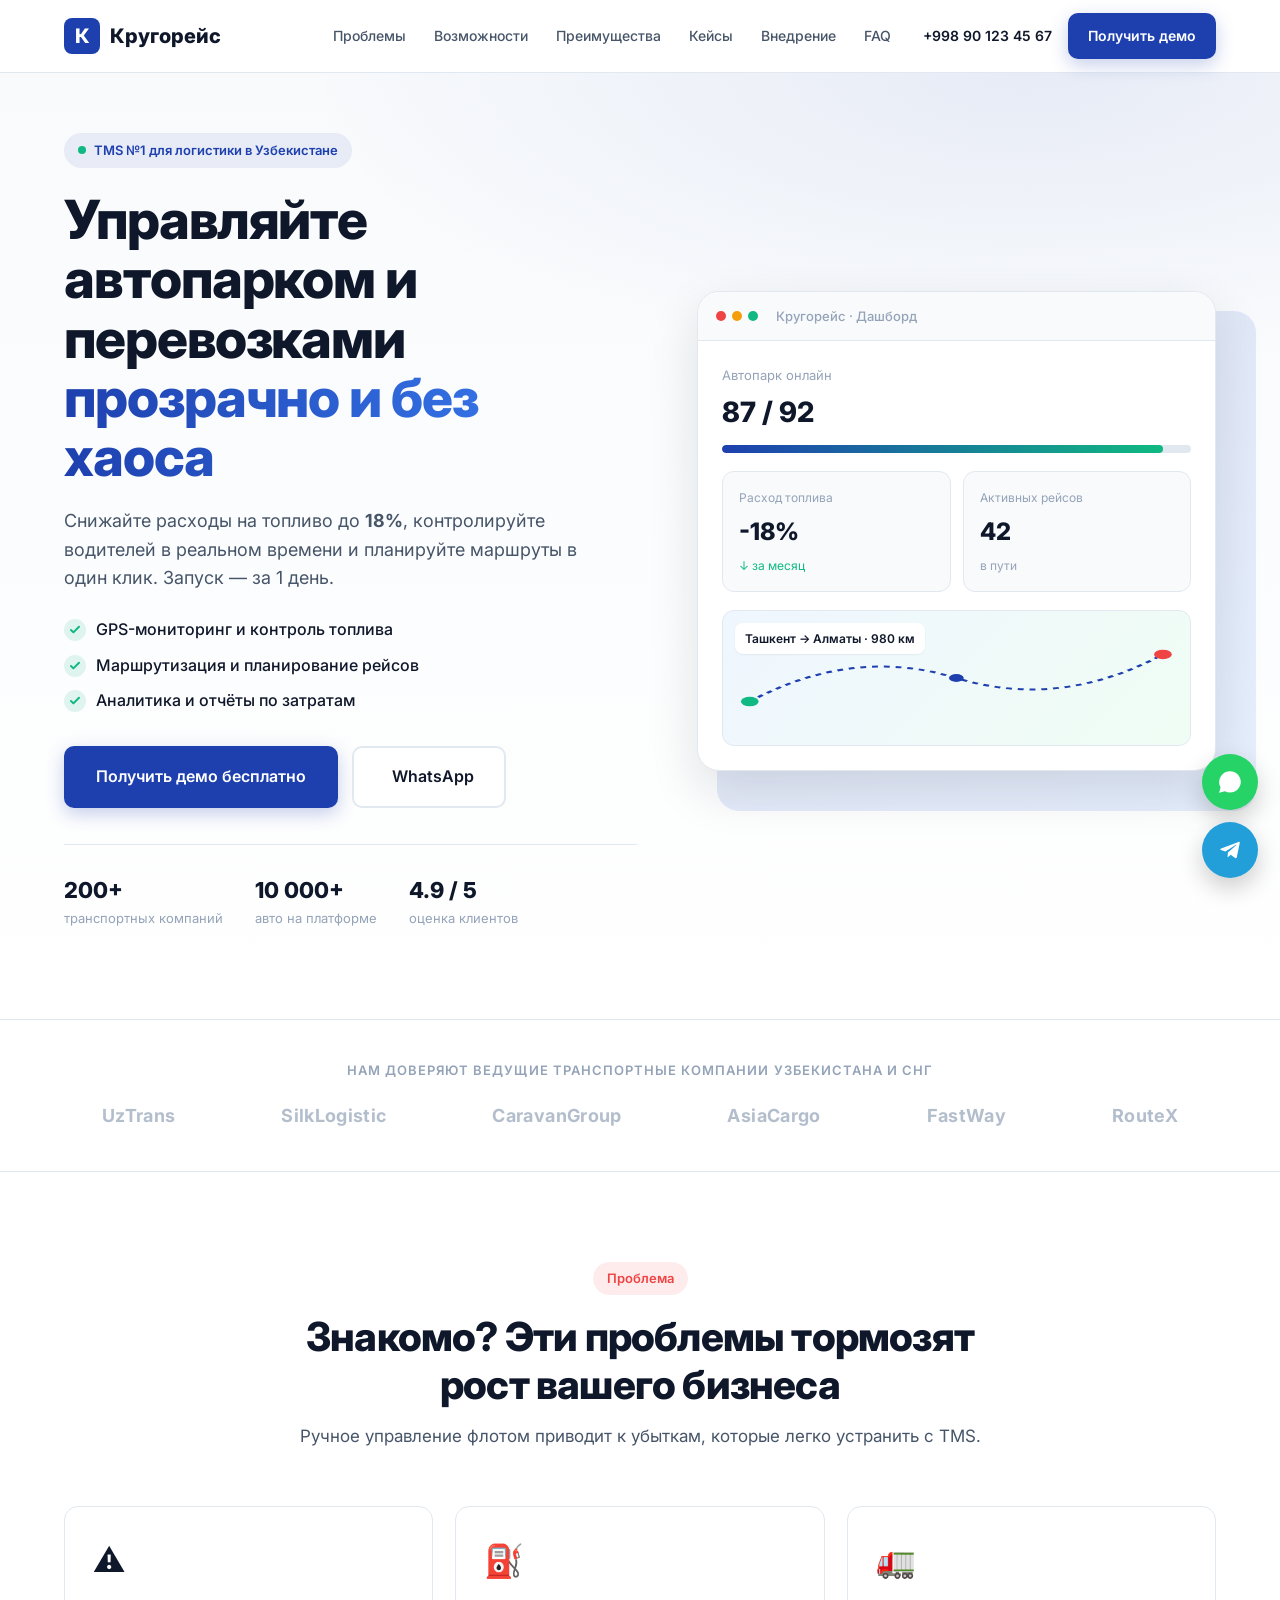
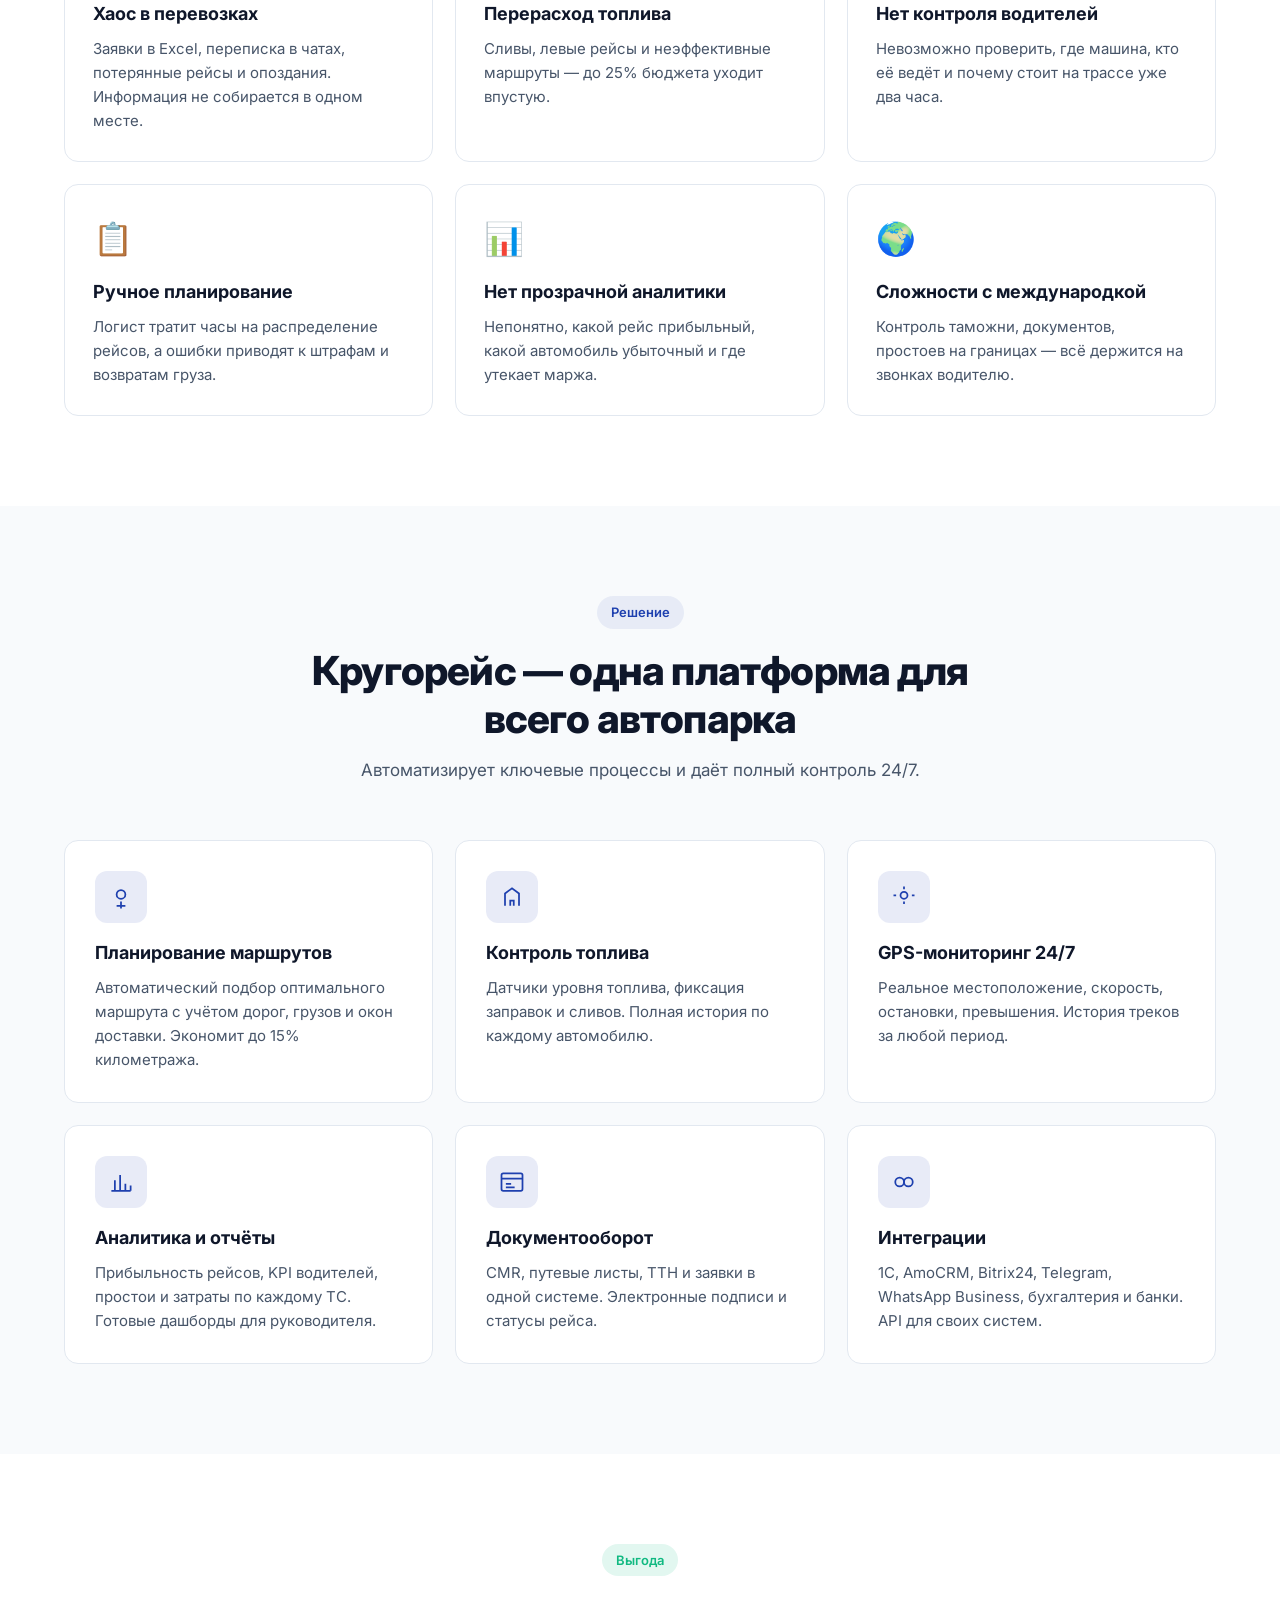
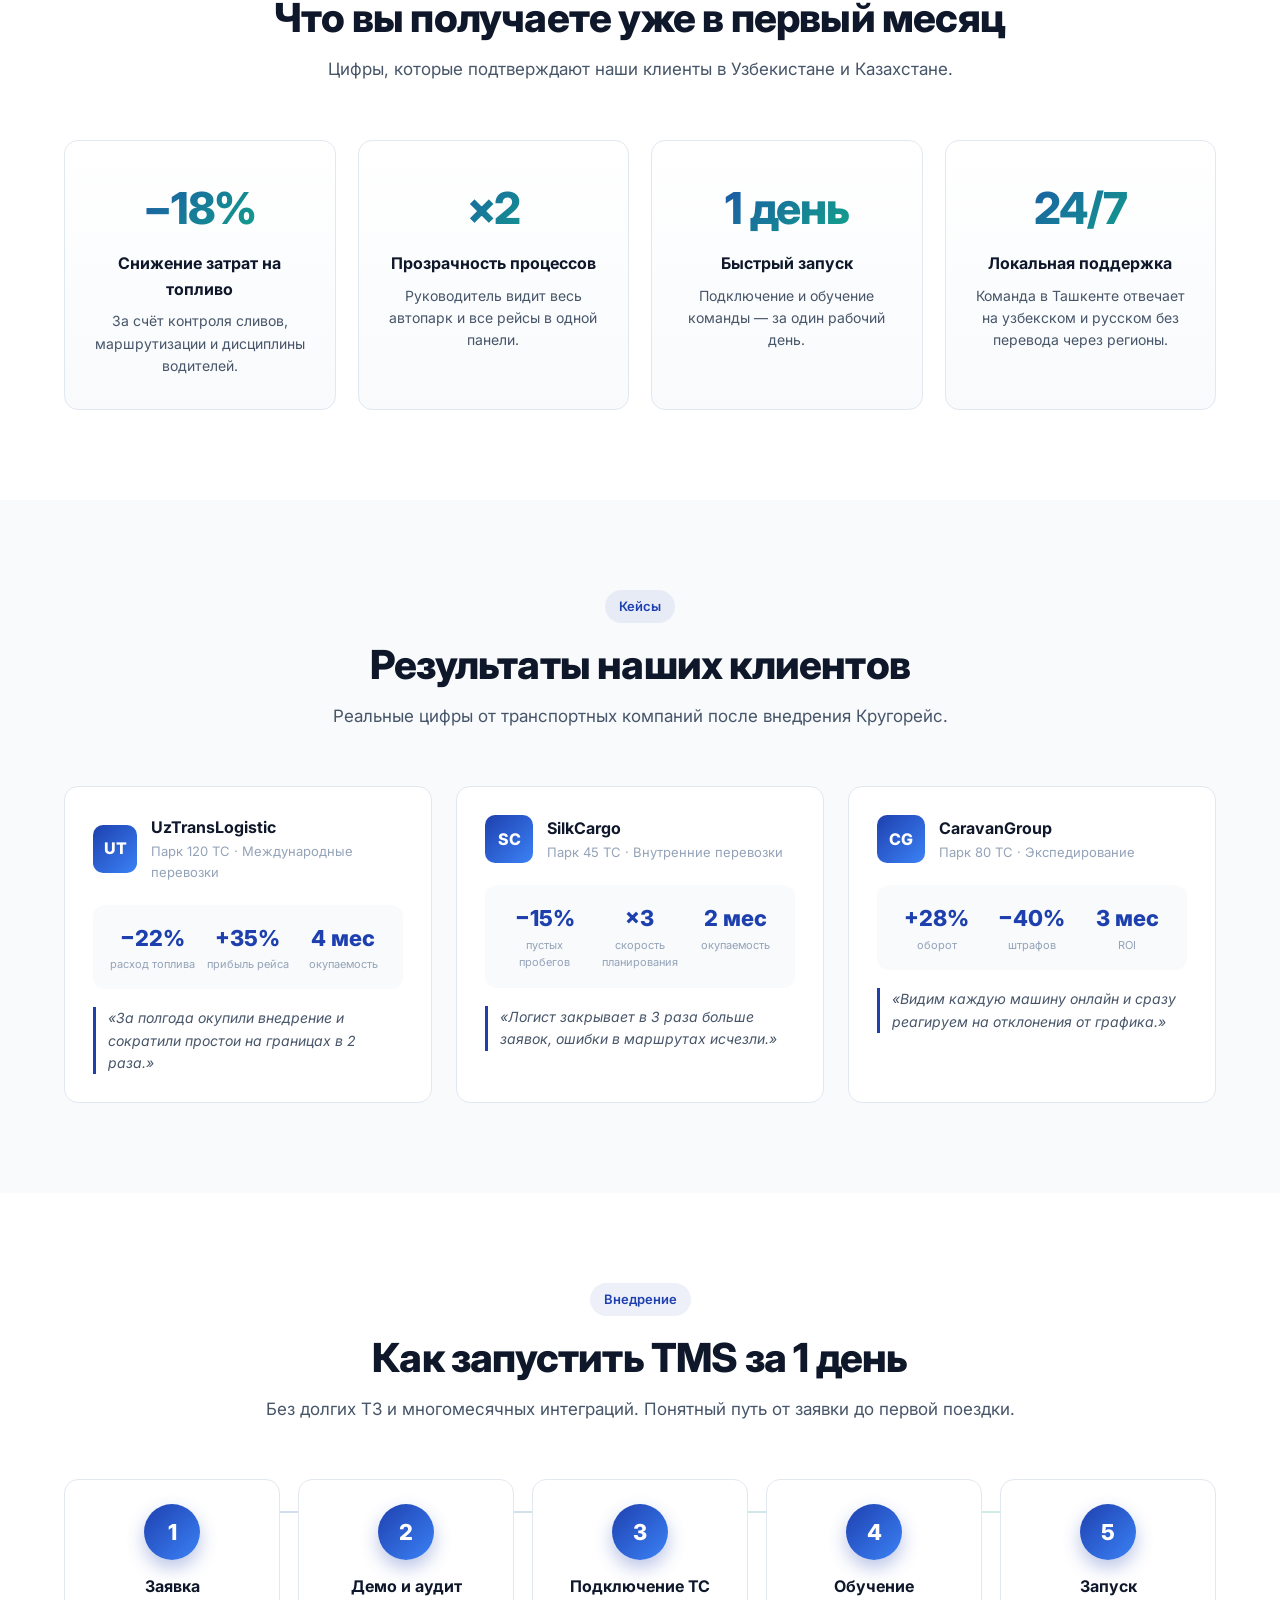
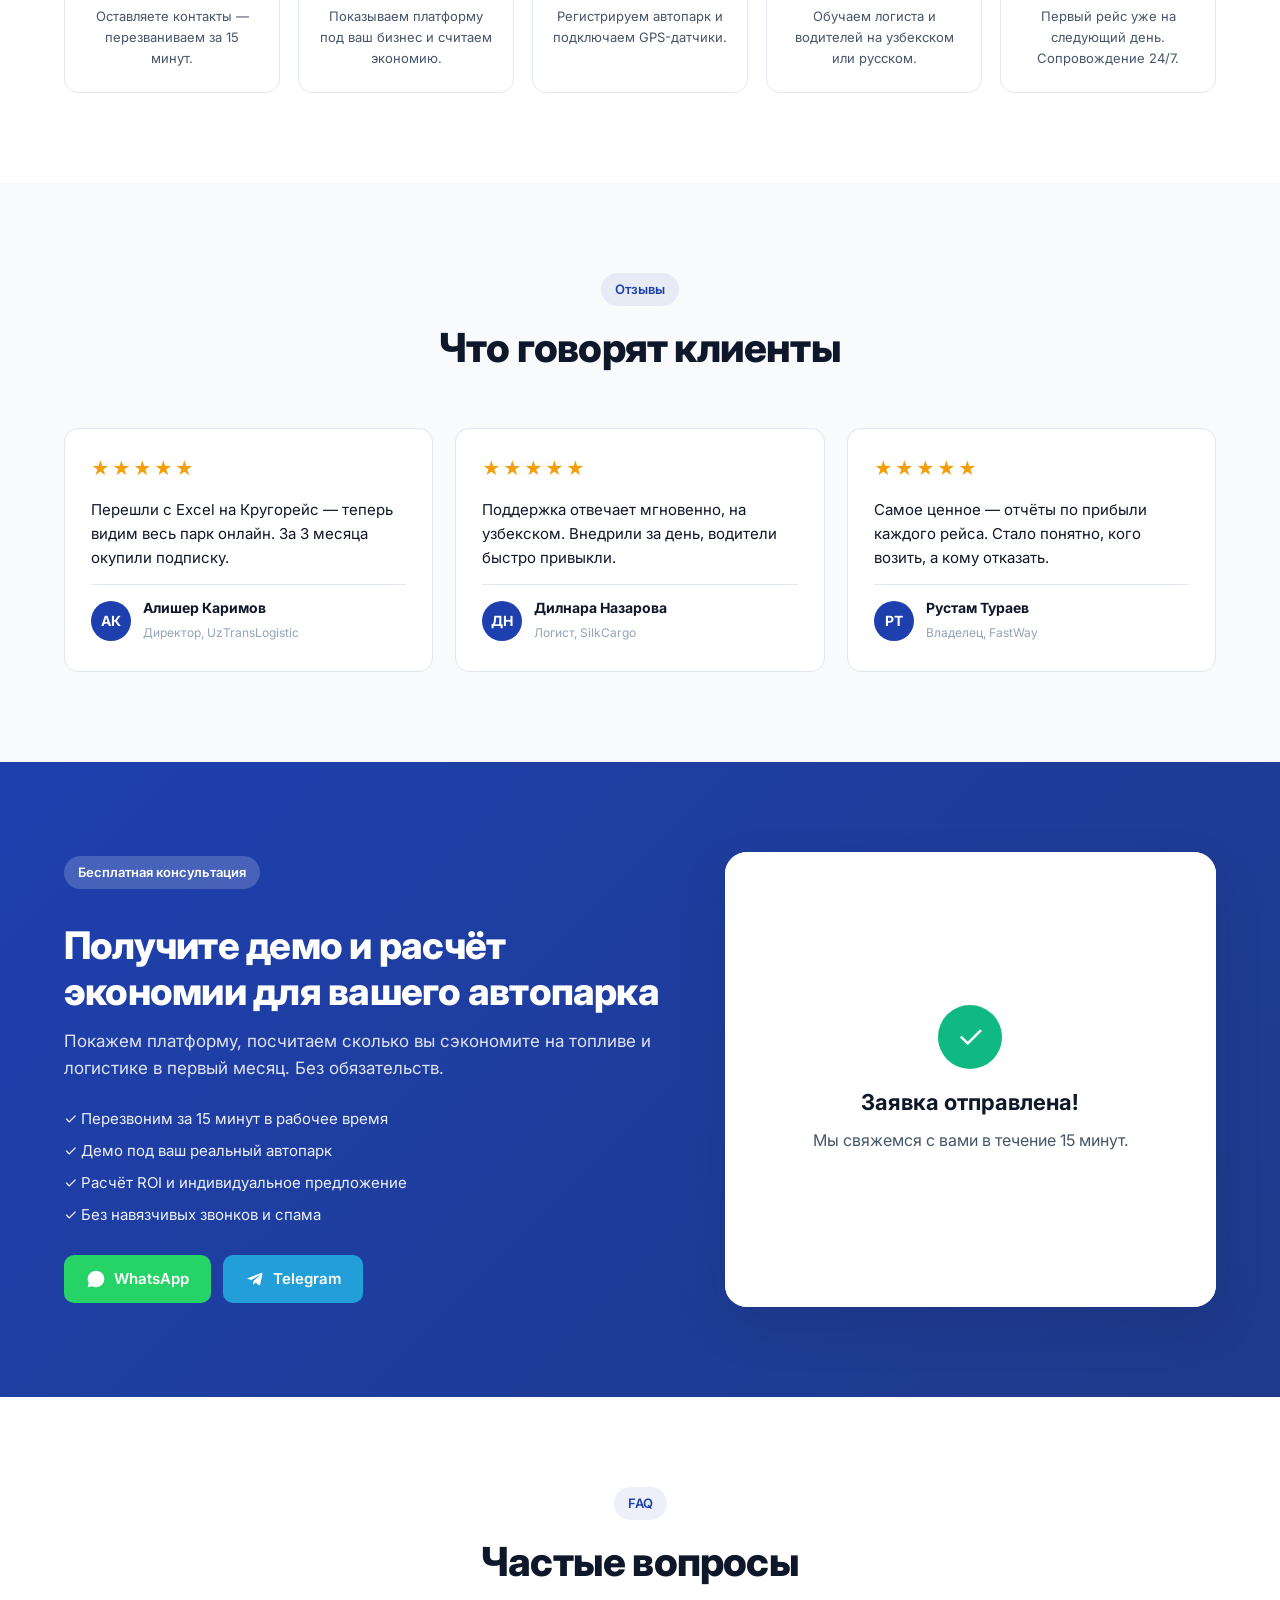
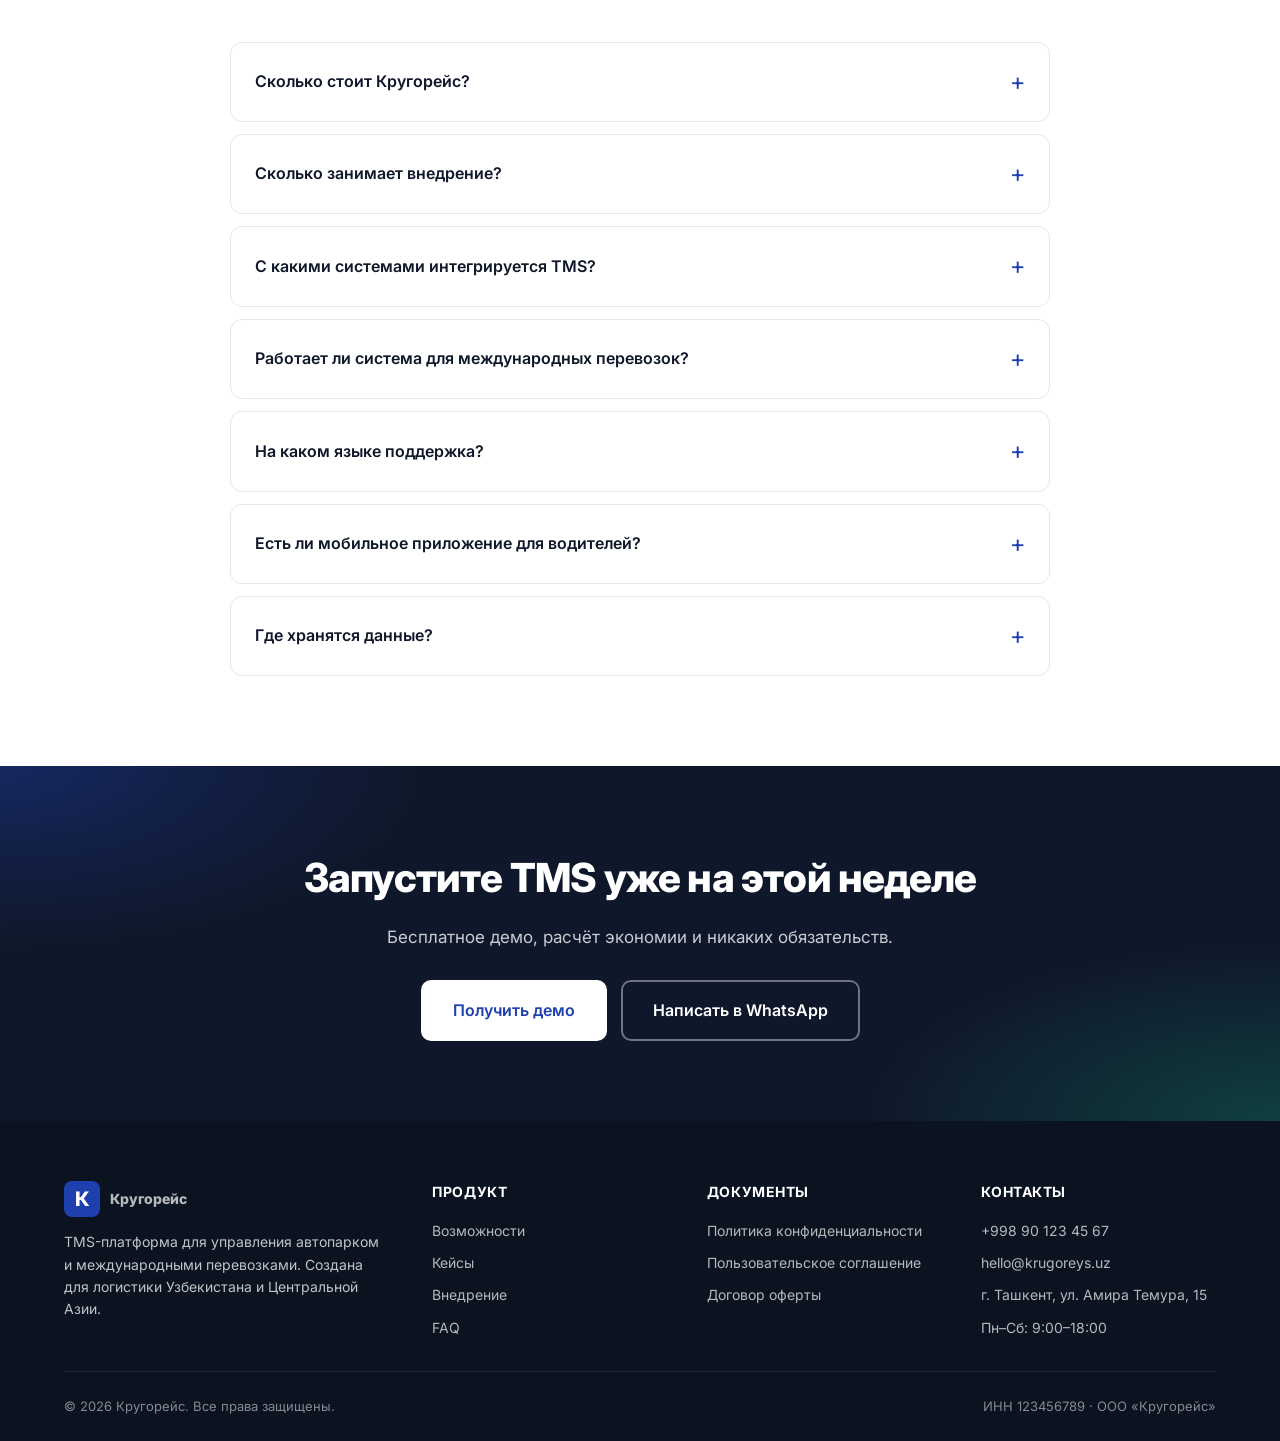
<file: index.html>
<!DOCTYPE html>
<html lang="ru">
<head>
  <meta charset="UTF-8" />
  <meta name="viewport" content="width=device-width, initial-scale=1.0" />

  <title>Загрузка...</title>
  <meta name="description" content="" id="metaDescription" />
  <meta name="keywords" content="TMS система, управление автопарком, логистика Узбекистан, международные перевозки, GPS мониторинг" />

  <meta property="og:type" content="website" />
  <meta property="og:locale" content="ru_RU" />
  <meta property="og:title" content="Кругорейс" id="ogTitle" />
  <meta property="og:description" content="" id="ogDescription" />

  <link rel="icon" type="image/svg+xml" href="data:image/svg+xml,%3Csvg xmlns='http://www.w3.org/2000/svg' viewBox='0 0 100 100'%3E%3Crect width='100' height='100' rx='20' fill='%231e40af'/%3E%3Ctext x='50' y='68' text-anchor='middle' font-size='60' font-family='Arial' font-weight='bold' fill='white'%3EL%3C/text%3E%3C/svg%3E" />

  <link rel="preconnect" href="https://fonts.googleapis.com" />
  <link rel="preconnect" href="https://fonts.gstatic.com" crossorigin />
  <link href="https://fonts.googleapis.com/css2?family=Inter:wght@400;500;600;700;800&display=swap" rel="stylesheet" />

  <link rel="stylesheet" href="styles.css" />
</head>

<body>
  <div id="app">
    <div class="loading-screen">
      <div class="loading-spinner"></div>
    </div>
  </div>

  <script src="script.js"></script>
</body>
</html>
</file>
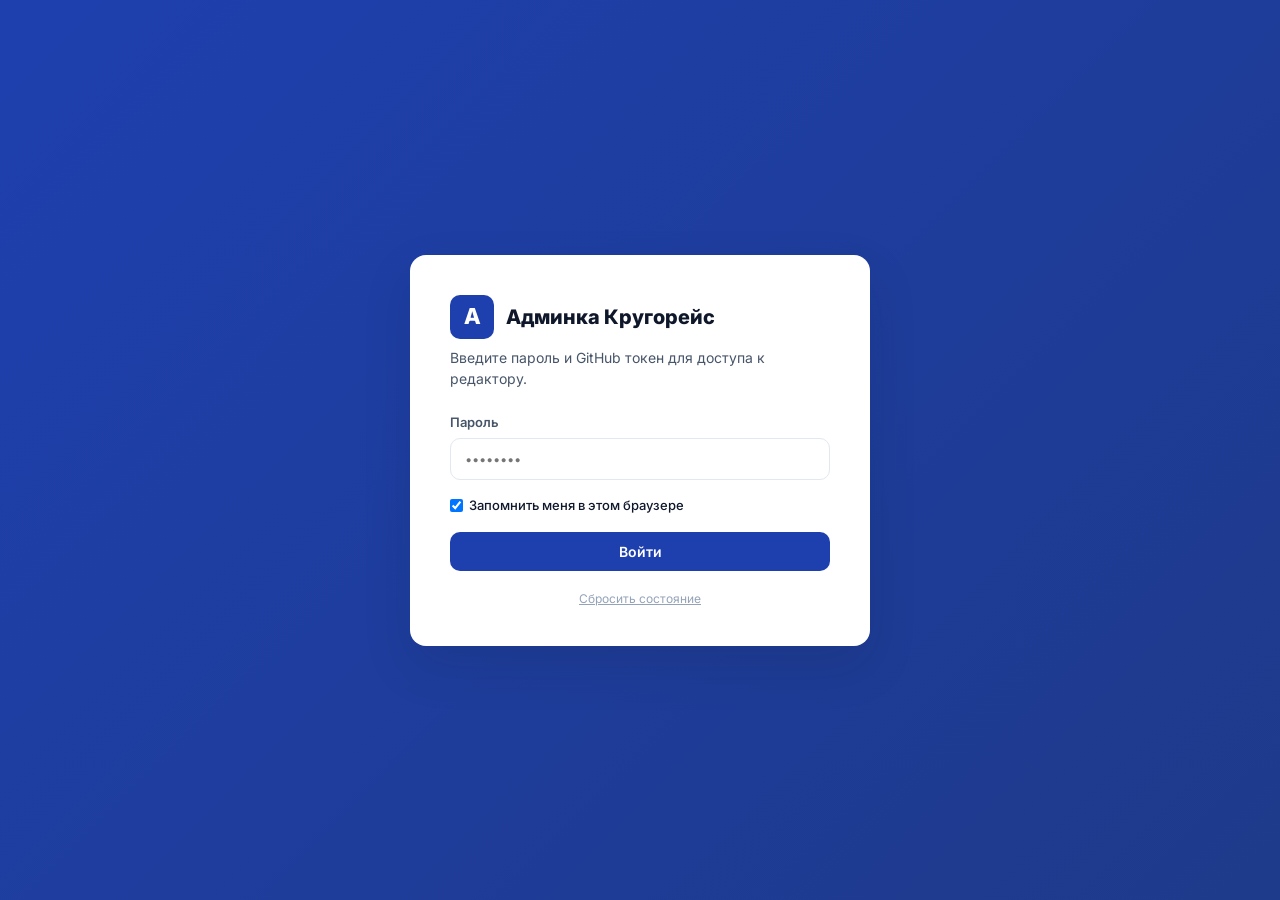
<file: admin.html>
<!DOCTYPE html>
<html lang="ru">
<head>
  <meta charset="UTF-8" />
  <meta name="viewport" content="width=device-width, initial-scale=1.0" />
  <title>Админка · Кругорейс</title>
  <meta name="robots" content="noindex,nofollow" />
  <link rel="icon" type="image/svg+xml" href="data:image/svg+xml,%3Csvg xmlns='http://www.w3.org/2000/svg' viewBox='0 0 100 100'%3E%3Crect width='100' height='100' rx='20' fill='%231e40af'/%3E%3Ctext x='50' y='68' text-anchor='middle' font-size='60' font-family='Arial' font-weight='bold' fill='white'%3EA%3C/text%3E%3C/svg%3E" />
  <link href="https://fonts.googleapis.com/css2?family=Inter:wght@400;500;600;700;800&display=swap" rel="stylesheet" />
  <link rel="stylesheet" href="admin.css" />
</head>
<body>

<!-- =========== LOGIN SCREEN =========== -->
<div class="login" id="loginScreen">
  <div class="login__box">
    <div class="login__logo">
      <span class="login__mark">A</span>
      <h1>Админка Кругорейс</h1>
    </div>
    <p class="login__hint">Введите пароль и GitHub токен для доступа к редактору.</p>

    <form id="loginForm" class="login__form">
      <label>
        <span>Пароль</span>
        <input type="password" id="loginPassword" required autocomplete="current-password" placeholder="••••••••" />
      </label>

      <label id="loginTokenLabel">
        <span>GitHub Personal Access Token <a href="https://github.com/settings/tokens/new?description=Кругорейс%20Admin&scopes=repo" target="_blank" rel="noopener" class="link">создать</a></span>
        <input type="password" id="loginToken" autocomplete="off" placeholder="ghp_..." />
      </label>

      <label class="check">
        <input type="checkbox" id="loginRemember" checked />
        <span>Запомнить меня в этом браузере</span>
      </label>

      <button type="submit" class="btn btn--primary">Войти</button>
      <p class="login__error" id="loginError" hidden></p>
      <button type="button" id="resetBtn" style="background:none;border:none;color:#94a3b8;font-size:12px;cursor:pointer;text-decoration:underline;margin-top:4px;display:none;">Сбросить состояние</button>
    </form>

    <details class="login__help" id="loginHelp">
      <summary>Как получить GitHub токен?</summary>
      <ol>
        <li>Откройте <a href="https://github.com/settings/tokens/new?description=Кругорейс%20Admin&scopes=repo" target="_blank" rel="noopener">эту ссылку</a></li>
        <li>Установите Expiration — на год или без срока</li>
        <li>В Scopes отметьте только <b>repo</b></li>
        <li>Нажмите Generate token, скопируйте и вставьте сюда</li>
      </ol>
    </details>
  </div>
</div>

<!-- =========== EDITOR =========== -->
<div class="editor" id="editorScreen" hidden>

  <header class="topbar">
    <div class="topbar__left">
      <span class="logo"><span class="logo__mark">К</span><b>Кругорейс</b> Админка</span>
      <span class="badge" id="repoBadge">—</span>
    </div>
    <div class="topbar__right">
      <a href="/" target="_blank" class="topbar__link">↗ Открыть сайт</a>
      <button id="reloadBtn" class="btn btn--ghost btn--sm">↻ Перезагрузить</button>
      <button id="saveBtn" class="btn btn--primary">💾 Сохранить</button>
      <button id="logoutBtn" class="btn btn--ghost btn--sm">Выйти</button>
    </div>
  </header>

  <div class="layout layout--3col">
    <!-- SIDEBAR: блоки -->
    <aside class="sidebar">
      <h3>Блоки страницы</h3>
      <p class="sidebar__hint">Перетащите, чтобы поменять порядок. Тоггл — скрыть на сайте. Клик — редактировать.</p>
      <ul class="block-list" id="blockList"></ul>

      <h3 style="margin-top:24px">Настройки сайта</h3>
      <div id="siteFields" class="site-fields"></div>
    </aside>

    <!-- CENTER: live preview -->
    <section class="preview" id="previewPane">
      <div class="preview__bar">
        <div class="preview__devices" role="tablist" aria-label="Размер экрана">
          <button class="preview__device is-active" data-w="" title="Адаптивно">↔ Авто</button>
          <button class="preview__device" data-w="1280" title="Десктоп">🖥 1280</button>
          <button class="preview__device" data-w="768" title="Планшет">📱 768</button>
          <button class="preview__device" data-w="380" title="Телефон">📲 380</button>
        </div>
        <div class="preview__bar-right">
          <span class="preview__hint" id="previewHint">Клик по блоку — открыть в редакторе</span>
          <button class="btn btn--ghost btn--sm" id="refreshPreviewBtn" title="Обновить превью">↻</button>
        </div>
      </div>
      <div class="preview__frame-wrap">
        <iframe id="previewFrame" class="preview__frame" title="Live preview"></iframe>
      </div>
    </section>

    <!-- RIGHT: редактор выбранного блока -->
    <main class="main">
      <div id="editorPanel" class="panel">
        <div class="panel__empty">
          <h2>Выберите блок</h2>
          <p>Кликните блок в превью или в списке слева, чтобы редактировать.</p>
        </div>
      </div>
    </main>
  </div>

  <!-- Toast -->
  <div class="toast" id="toast" hidden></div>

</div>

<script src="admin.js"></script>
</body>
</html>
</file>
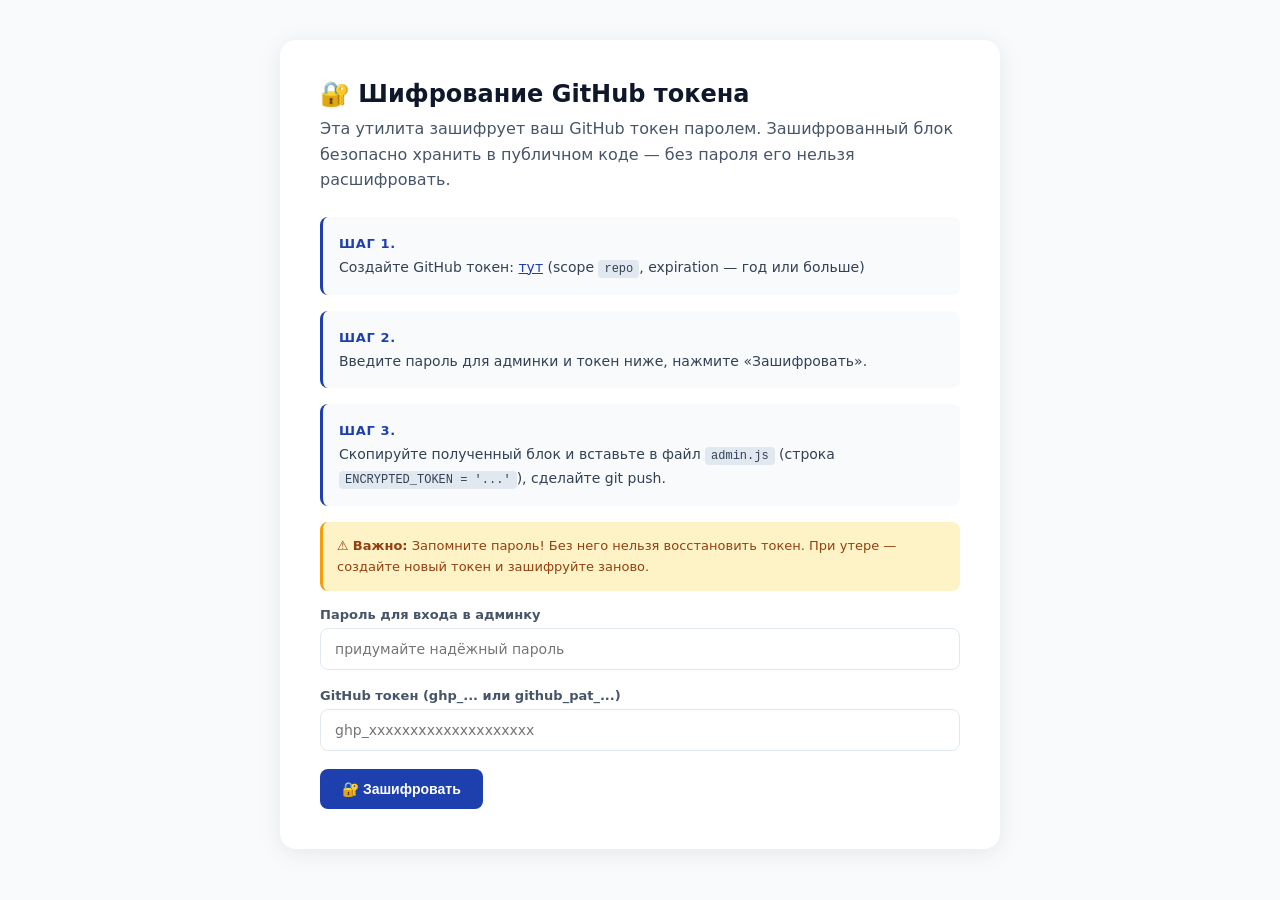
<file: encrypt.html>
<!DOCTYPE html>
<html lang="ru">
<head>
  <meta charset="UTF-8" />
  <meta name="viewport" content="width=device-width, initial-scale=1.0" />
  <title>Шифрование токена · Кругорейс</title>
  <meta name="robots" content="noindex" />
  <style>
    * { box-sizing: border-box; margin: 0; padding: 0; }
    body { font-family: 'Inter', system-ui, sans-serif; background: #f8fafc; padding: 40px 20px; min-height: 100vh; }
    .box { max-width: 720px; margin: 0 auto; background: #fff; padding: 40px; border-radius: 16px; box-shadow: 0 4px 24px rgba(0,0,0,.08); }
    h1 { font-size: 24px; font-weight: 800; margin-bottom: 8px; color: #0f172a; }
    .lead { color: #475569; margin-bottom: 24px; line-height: 1.6; }
    .step { padding: 16px; background: #f8fafc; border-left: 3px solid #1e40af; border-radius: 8px; margin-bottom: 16px; }
    .step b { color: #1e40af; font-size: 13px; text-transform: uppercase; letter-spacing: .05em; }
    .step p { color: #334155; margin-top: 4px; font-size: 14px; line-height: 1.6; }
    label { display: block; margin-bottom: 6px; font-size: 13px; font-weight: 600; color: #475569; }
    input, textarea { width: 100%; padding: 12px 14px; border: 1.5px solid #e2e8f0; border-radius: 8px; font-size: 14px; font-family: inherit; margin-bottom: 18px; }
    textarea { font-family: 'Courier New', monospace; min-height: 110px; resize: vertical; }
    input:focus, textarea:focus { outline: none; border-color: #1e40af; box-shadow: 0 0 0 4px rgba(30,64,175,.1); }
    button { background: #1e40af; color: #fff; padding: 12px 22px; border-radius: 8px; border: none; font-weight: 600; font-size: 14px; cursor: pointer; }
    button:hover { background: #1e3a8a; }
    .out { margin-top: 24px; padding: 16px; background: #0f172a; color: #10b981; border-radius: 8px; font-family: 'Courier New', monospace; font-size: 12px; word-break: break-all; line-height: 1.6; max-height: 200px; overflow-y: auto; }
    .copy { background: #10b981; margin-top: 10px; }
    .copy:hover { background: #059669; }
    .warn { background: #fef3c7; border-left: 3px solid #f59e0b; padding: 14px; border-radius: 8px; margin: 16px 0; font-size: 13px; color: #92400e; line-height: 1.6; }
    code { background: #e2e8f0; padding: 2px 6px; border-radius: 4px; font-family: 'Courier New', monospace; font-size: 12px; }
    a { color: #1e40af; }
  </style>
</head>
<body>
  <div class="box">
    <h1>🔐 Шифрование GitHub токена</h1>
    <p class="lead">Эта утилита зашифрует ваш GitHub токен паролем. Зашифрованный блок безопасно хранить в публичном коде — без пароля его нельзя расшифровать.</p>

    <div class="step">
      <b>Шаг 1.</b>
      <p>Создайте GitHub токен: <a href="https://github.com/settings/tokens/new?description=Кругорейс&scopes=repo" target="_blank">тут</a> (scope <code>repo</code>, expiration — год или больше)</p>
    </div>

    <div class="step">
      <b>Шаг 2.</b>
      <p>Введите пароль для админки и токен ниже, нажмите «Зашифровать».</p>
    </div>

    <div class="step">
      <b>Шаг 3.</b>
      <p>Скопируйте полученный блок и вставьте в файл <code>admin.js</code> (строка <code>ENCRYPTED_TOKEN = '...'</code>), сделайте git push.</p>
    </div>

    <div class="warn">
      ⚠️ <b>Важно:</b> Запомните пароль! Без него нельзя восстановить токен. При утере — создайте новый токен и зашифруйте заново.
    </div>

    <label>Пароль для входа в админку</label>
    <input type="text" id="password" placeholder="придумайте надёжный пароль" autocomplete="off" />

    <label>GitHub токен (ghp_... или github_pat_...)</label>
    <input type="text" id="token" placeholder="ghp_xxxxxxxxxxxxxxxxxxxx" autocomplete="off" />

    <button onclick="encrypt()">🔐 Зашифровать</button>

    <div id="result" style="display:none">
      <h3 style="margin-top:28px; margin-bottom:10px; font-size:16px">Зашифрованный блок:</h3>
      <div class="out" id="encrypted"></div>
      <button class="copy" onclick="copyResult()">📋 Скопировать</button>
      <p style="margin-top:14px; color:#475569; font-size:13px; line-height:1.6;">Откройте <code>admin.js</code>, найдите строку <code>const ENCRYPTED_TOKEN = '...'</code> и замените её на:<br><code id="snippet"></code></p>
    </div>
  </div>

<script>
async function encrypt() {
  const password = document.getElementById('password').value;
  const token = document.getElementById('token').value.trim();

  if (!password || password.length < 4) { alert('Введите пароль (минимум 4 символа)'); return; }
  if (!token.startsWith('ghp_') && !token.startsWith('github_pat_')) { alert('Токен должен начинаться с ghp_ или github_pat_'); return; }

  const enc = new TextEncoder();
  const salt = crypto.getRandomValues(new Uint8Array(16));
  const iv   = crypto.getRandomValues(new Uint8Array(12));

  const keyMaterial = await crypto.subtle.importKey('raw', enc.encode(password), 'PBKDF2', false, ['deriveKey']);
  const key = await crypto.subtle.deriveKey(
    { name: 'PBKDF2', salt, iterations: 250000, hash: 'SHA-256' },
    keyMaterial, { name: 'AES-GCM', length: 256 }, false, ['encrypt']
  );
  const ciphertext = await crypto.subtle.encrypt({ name: 'AES-GCM', iv }, key, enc.encode(token));

  // pack salt + iv + ciphertext as base64
  const out = new Uint8Array(salt.length + iv.length + ciphertext.byteLength);
  out.set(salt, 0);
  out.set(iv, salt.length);
  out.set(new Uint8Array(ciphertext), salt.length + iv.length);
  const b64 = btoa(String.fromCharCode(...out));

  document.getElementById('encrypted').textContent = b64;
  document.getElementById('snippet').textContent = `const ENCRYPTED_TOKEN = '${b64}';`;
  document.getElementById('result').style.display = 'block';
}

function copyResult() {
  const txt = document.getElementById('snippet').textContent;
  navigator.clipboard.writeText(txt).then(() => alert('Скопировано! Вставьте в admin.js'));
}
</script>
</body>
</html>
</file>
<file: styles.css>
/* ===================== LOADING ===================== */
.loading-screen {
  position: fixed; inset: 0;
  display: flex; align-items: center; justify-content: center;
  background: #fff; z-index: 9999;
}
.loading-spinner {
  width: 48px; height: 48px;
  border: 4px solid #e2e8f0;
  border-top-color: #1e40af;
  border-radius: 50%;
  animation: spin 0.7s linear infinite;
}
@keyframes spin { to { transform: rotate(360deg); } }

/* ===================== RESET & BASE ===================== */
*, *::before, *::after { box-sizing: border-box; }
* { margin: 0; padding: 0; }

:root {
  --primary: #1e40af;
  --primary-dark: #1e3a8a;
  --primary-light: #3b82f6;
  --accent: #10b981;
  --accent-orange: #f59e0b;
  --danger: #ef4444;
  --bg: #ffffff;
  --bg-soft: #f8fafc;
  --bg-dark: #0f172a;
  --text: #0f172a;
  --text-soft: #475569;
  --text-mute: #94a3b8;
  --border: #e2e8f0;
  --radius: 14px;
  --radius-lg: 22px;
  --shadow-sm: 0 1px 2px rgba(15,23,42,.06);
  --shadow: 0 4px 16px rgba(15,23,42,.08);
  --shadow-lg: 0 20px 50px rgba(15,23,42,.12);
  --container: 1200px;
  --transition: .25s ease;
}

html { scroll-behavior: smooth; }
body {
  font-family: 'Inter', -apple-system, BlinkMacSystemFont, 'Segoe UI', Roboto, sans-serif;
  font-size: 16px;
  line-height: 1.6;
  color: var(--text);
  background: var(--bg);
  -webkit-font-smoothing: antialiased;
  -moz-osx-font-smoothing: grayscale;
}

img, svg { display: block; max-width: 100%; }
a { color: inherit; text-decoration: none; }
button { font-family: inherit; cursor: pointer; border: none; background: none; }
input, select, textarea { font-family: inherit; font-size: inherit; }
ul { list-style: none; }

.container {
  width: 100%;
  max-width: var(--container);
  margin: 0 auto;
  padding: 0 24px;
}

/* ===================== BUTTONS ===================== */
.btn {
  display: inline-flex;
  align-items: center;
  justify-content: center;
  gap: 8px;
  font-weight: 600;
  font-size: 15px;
  padding: 12px 22px;
  border-radius: 10px;
  transition: var(--transition);
  white-space: nowrap;
  border: 2px solid transparent;
  cursor: pointer;
}
.btn--primary {
  background: var(--primary);
  color: #fff;
  box-shadow: 0 6px 18px rgba(30,64,175,.25);
}
.btn--primary:hover { background: var(--primary-dark); transform: translateY(-1px); box-shadow: 0 10px 24px rgba(30,64,175,.35); }
.btn--ghost {
  background: #fff;
  color: var(--text);
  border-color: var(--border);
}
.btn--ghost:hover { border-color: var(--primary); color: var(--primary); }
.btn--white {
  background: #fff;
  color: var(--primary);
}
.btn--white:hover { transform: translateY(-1px); box-shadow: 0 10px 24px rgba(0,0,0,.2); }
.btn--ghost-light {
  background: transparent;
  color: #fff;
  border-color: rgba(255,255,255,.4);
}
.btn--ghost-light:hover { background: rgba(255,255,255,.1); border-color: #fff; }
.btn--lg { padding: 16px 30px; font-size: 16px; }
.btn--sm { padding: 10px 18px; font-size: 14px; }
.btn--block { width: 100%; }
.btn__icon { width: 18px; height: 18px; }

/* ===================== HEADER ===================== */
.header {
  position: sticky;
  top: 0;
  z-index: 100;
  background: rgba(255,255,255,.92);
  backdrop-filter: saturate(140%) blur(8px);
  border-bottom: 1px solid var(--border);
}
.header__inner {
  display: flex;
  align-items: center;
  gap: 32px;
  height: 72px;
}
.logo {
  display: inline-flex;
  align-items: center;
  gap: 10px;
  font-weight: 800;
  font-size: 20px;
  color: var(--text);
}
.logo__mark {
  width: 36px;
  height: 36px;
  background: var(--primary);
  color: #fff;
  border-radius: 8px;
  display: inline-flex;
  align-items: center;
  justify-content: center;
  font-size: 20px;
}
.logo--light { color: #fff; }

.nav {
  display: flex;
  gap: 28px;
  margin-left: auto;
}
.nav a {
  font-size: 14px;
  color: var(--text-soft);
  font-weight: 500;
  transition: var(--transition);
}
.nav a:hover { color: var(--primary); }

.header__cta {
  display: flex;
  align-items: center;
  gap: 16px;
}
.header__phone {
  font-weight: 600;
  font-size: 14px;
  color: var(--text);
}

.burger { display: none; width: 36px; height: 36px; flex-direction: column; justify-content: center; align-items: center; gap: 4px; }
.burger span { display: block; width: 22px; height: 2px; background: var(--text); transition: var(--transition); }

/* ===================== HERO ===================== */
.hero {
  position: relative;
  padding: 60px 0 90px;
  background:
    radial-gradient(1200px 500px at 80% 0%, rgba(30,64,175,.08), transparent 60%),
    linear-gradient(180deg, #f8fafc 0%, #fff 100%);
  overflow: hidden;
}
.hero__inner {
  display: grid;
  grid-template-columns: 1.05fr .95fr;
  gap: 60px;
  align-items: center;
}
.hero__badge {
  display: inline-flex;
  align-items: center;
  gap: 8px;
  background: rgba(30,64,175,.08);
  color: var(--primary);
  padding: 7px 14px;
  border-radius: 100px;
  font-size: 13px;
  font-weight: 600;
  margin-bottom: 22px;
}
.hero__badge-dot {
  width: 8px; height: 8px; background: var(--accent); border-radius: 50%;
  box-shadow: 0 0 0 0 rgba(16,185,129,.6); animation: pulse 2s infinite;
}
@keyframes pulse {
  0% { box-shadow: 0 0 0 0 rgba(16,185,129,.6); }
  70% { box-shadow: 0 0 0 8px rgba(16,185,129,0); }
  100% { box-shadow: 0 0 0 0 rgba(16,185,129,0); }
}
.hero__title {
  font-size: clamp(32px, 4.6vw, 54px);
  font-weight: 800;
  line-height: 1.1;
  letter-spacing: -.02em;
  color: var(--text);
  margin-bottom: 20px;
}
.hero__title-accent {
  display: block;
  background: linear-gradient(90deg, var(--primary), var(--primary-light));
  -webkit-background-clip: text;
  -webkit-text-fill-color: transparent;
  background-clip: text;
}
.hero__subtitle {
  font-size: 18px;
  color: var(--text-soft);
  margin-bottom: 24px;
  max-width: 540px;
}
.hero__bullets {
  display: flex;
  flex-direction: column;
  gap: 10px;
  margin-bottom: 32px;
}
.hero__bullets li {
  display: flex;
  align-items: center;
  gap: 10px;
  color: var(--text);
  font-weight: 500;
}
.hero__bullets svg {
  width: 22px; height: 22px;
  color: var(--accent);
  background: rgba(16,185,129,.12);
  border-radius: 50%;
  padding: 3px;
  flex-shrink: 0;
}
.hero__actions {
  display: flex;
  gap: 14px;
  flex-wrap: wrap;
  margin-bottom: 36px;
}
.hero__trust {
  display: flex;
  gap: 32px;
  padding-top: 28px;
  border-top: 1px solid var(--border);
}
.hero__trust-item { display: flex; flex-direction: column; }
.hero__trust-item b { font-size: 22px; font-weight: 800; color: var(--text); }
.hero__trust-item span { font-size: 13px; color: var(--text-mute); }

/* hero visual / dashboard */
.hero__visual { position: relative; }
.hero__bg {
  position: absolute;
  inset: 20px -40px -40px 20px;
  background: linear-gradient(135deg, var(--primary), var(--primary-light));
  border-radius: var(--radius-lg);
  opacity: .12;
  z-index: 0;
}
.dashboard {
  position: relative;
  z-index: 1;
  background: #fff;
  border-radius: var(--radius-lg);
  box-shadow: var(--shadow-lg);
  border: 1px solid var(--border);
  overflow: hidden;
}
.dashboard__head {
  display: flex;
  align-items: center;
  gap: 6px;
  padding: 14px 18px;
  background: var(--bg-soft);
  border-bottom: 1px solid var(--border);
}
.dashboard__dot {
  width: 10px; height: 10px; border-radius: 50%; background: #cbd5e1;
}
.dashboard__dot:nth-child(1) { background: #ef4444; }
.dashboard__dot:nth-child(2) { background: #f59e0b; }
.dashboard__dot:nth-child(3) { background: #10b981; }
.dashboard__title { margin-left: 12px; font-size: 13px; color: var(--text-mute); font-weight: 500; }
.dashboard__body { padding: 24px; display: flex; flex-direction: column; gap: 18px; }
.dashboard__stat-label { font-size: 13px; color: var(--text-mute); margin-bottom: 4px; }
.dashboard__stat-value { font-size: 28px; font-weight: 800; color: var(--text); margin-bottom: 10px; }
.dashboard__bar {
  background: var(--border);
  border-radius: 100px;
  height: 8px;
  overflow: hidden;
}
.dashboard__bar span {
  display: block;
  height: 100%;
  background: linear-gradient(90deg, var(--primary), var(--accent));
  border-radius: 100px;
}
.dashboard__row { display: grid; grid-template-columns: 1fr 1fr; gap: 12px; }
.dashboard__card {
  background: var(--bg-soft);
  padding: 16px;
  border-radius: 12px;
  border: 1px solid var(--border);
}
.dashboard__card-label { font-size: 12px; color: var(--text-mute); margin-bottom: 6px; }
.dashboard__card-value { font-size: 24px; font-weight: 800; color: var(--text); }
.dashboard__card-trend { font-size: 12px; color: var(--text-mute); margin-top: 4px; }
.dashboard__card-trend--good { color: var(--accent); }
.dashboard__map {
  position: relative;
  background: linear-gradient(135deg, #eff6ff, #f0fdf4);
  border-radius: 12px;
  padding: 12px;
  border: 1px solid var(--border);
}
.dashboard__map svg { width: 100%; height: 110px; }
.dashboard__map-tag {
  position: absolute;
  top: 12px; left: 12px;
  background: #fff;
  font-size: 12px;
  font-weight: 600;
  color: var(--text);
  padding: 6px 10px;
  border-radius: 8px;
  box-shadow: var(--shadow-sm);
}

/* ===================== LOGOS ===================== */
.logos {
  padding: 40px 0;
  border-top: 1px solid var(--border);
  border-bottom: 1px solid var(--border);
  background: #fff;
}
.logos__title {
  text-align: center;
  font-size: 13px;
  color: var(--text-mute);
  font-weight: 600;
  text-transform: uppercase;
  letter-spacing: .08em;
  margin-bottom: 22px;
}
.logos__row {
  display: flex;
  justify-content: space-around;
  align-items: center;
  flex-wrap: wrap;
  gap: 30px;
}
.logos__item {
  font-weight: 700;
  font-size: 18px;
  color: var(--text-mute);
  letter-spacing: .02em;
  opacity: .7;
  transition: var(--transition);
}
.logos__item:hover { opacity: 1; color: var(--primary); }

/* ===================== SECTIONS ===================== */
.section { padding: 90px 0; }
.section--alt { background: var(--bg-soft); }
.section__head {
  text-align: center;
  max-width: 760px;
  margin: 0 auto 56px;
}
.section__tag {
  display: inline-block;
  background: rgba(30,64,175,.08);
  color: var(--primary);
  padding: 6px 14px;
  border-radius: 100px;
  font-size: 13px;
  font-weight: 600;
  margin-bottom: 18px;
}
.section__tag--green { background: rgba(16,185,129,.12); color: var(--accent); }
.section__tag--red { background: rgba(239,68,68,.1); color: var(--danger); }
.section__tag--white { background: rgba(255,255,255,.18); color: #fff; }
.section__title {
  font-size: clamp(28px, 3.4vw, 40px);
  font-weight: 800;
  line-height: 1.2;
  letter-spacing: -.02em;
  color: var(--text);
  margin-bottom: 14px;
}
.section__subtitle {
  font-size: 17px;
  color: var(--text-soft);
}

/* ===================== PROBLEMS ===================== */
.problems__grid {
  display: grid;
  grid-template-columns: repeat(3, 1fr);
  gap: 22px;
}
.problem {
  background: #fff;
  border: 1px solid var(--border);
  border-radius: var(--radius);
  padding: 28px;
  transition: var(--transition);
}
.problem:hover { transform: translateY(-3px); box-shadow: var(--shadow); border-color: rgba(239,68,68,.3); }
.problem__icon { font-size: 32px; margin-bottom: 14px; }
.problem h3 { font-size: 18px; font-weight: 700; margin-bottom: 8px; }
.problem p { color: var(--text-soft); font-size: 15px; }

/* ===================== SOLUTIONS ===================== */
.solutions__grid {
  display: grid;
  grid-template-columns: repeat(3, 1fr);
  gap: 22px;
}
.solution {
  background: #fff;
  border: 1px solid var(--border);
  border-radius: var(--radius);
  padding: 30px;
  transition: var(--transition);
}
.solution:hover { transform: translateY(-3px); box-shadow: var(--shadow-lg); border-color: var(--primary); }
.solution__icon {
  width: 52px; height: 52px;
  background: rgba(30,64,175,.1);
  color: var(--primary);
  border-radius: 12px;
  display: inline-flex;
  align-items: center;
  justify-content: center;
  margin-bottom: 16px;
}
.solution__icon svg { width: 28px; height: 28px; }
.solution h3 { font-size: 18px; font-weight: 700; margin-bottom: 8px; }
.solution p { color: var(--text-soft); font-size: 15px; }

/* ===================== BENEFITS ===================== */
.benefits__grid {
  display: grid;
  grid-template-columns: repeat(4, 1fr);
  gap: 22px;
}
.benefit {
  background: linear-gradient(180deg, #fff, var(--bg-soft));
  border: 1px solid var(--border);
  border-radius: var(--radius);
  padding: 32px 24px;
  text-align: center;
  transition: var(--transition);
}
.benefit:hover { transform: translateY(-4px); box-shadow: var(--shadow); }
.benefit__num {
  font-size: 44px;
  font-weight: 800;
  background: linear-gradient(135deg, var(--primary), var(--accent));
  -webkit-background-clip: text;
  -webkit-text-fill-color: transparent;
  background-clip: text;
  margin-bottom: 8px;
  letter-spacing: -.03em;
}
.benefit h3 { font-size: 16px; font-weight: 700; margin-bottom: 8px; }
.benefit p { color: var(--text-soft); font-size: 14px; }

/* ===================== CASES ===================== */
.cases__grid {
  display: grid;
  grid-template-columns: repeat(3, 1fr);
  gap: 24px;
}
.case {
  background: #fff;
  border: 1px solid var(--border);
  border-radius: var(--radius);
  padding: 28px;
  transition: var(--transition);
}
.case:hover { box-shadow: var(--shadow-lg); transform: translateY(-3px); }
.case__head { display: flex; gap: 14px; align-items: center; margin-bottom: 22px; }
.case__logo {
  width: 48px; height: 48px;
  background: linear-gradient(135deg, var(--primary), var(--primary-light));
  color: #fff;
  border-radius: 10px;
  display: flex; align-items: center; justify-content: center;
  font-weight: 800;
  font-size: 16px;
}
.case__head h3 { font-size: 16px; font-weight: 700; }
.case__sub { font-size: 13px; color: var(--text-mute); }
.case__metrics {
  display: grid;
  grid-template-columns: repeat(3, 1fr);
  gap: 8px;
  background: var(--bg-soft);
  padding: 16px;
  border-radius: 12px;
  margin-bottom: 18px;
}
.case__metrics div { display: flex; flex-direction: column; align-items: center; text-align: center; }
.case__metrics b { font-size: 22px; font-weight: 800; color: var(--primary); }
.case__metrics span { font-size: 11px; color: var(--text-mute); }
.case__quote {
  font-size: 14px;
  color: var(--text-soft);
  font-style: italic;
  border-left: 3px solid var(--primary);
  padding-left: 12px;
}

/* ===================== HOW ===================== */
.how__steps {
  display: grid;
  grid-template-columns: repeat(5, 1fr);
  gap: 18px;
  position: relative;
}
.how__steps::before {
  content: '';
  position: absolute;
  top: 32px;
  left: 8%;
  right: 8%;
  height: 2px;
  background: linear-gradient(90deg, var(--primary), var(--accent));
  z-index: 0;
  opacity: .2;
}
.how__step {
  background: #fff;
  border: 1px solid var(--border);
  border-radius: var(--radius);
  padding: 24px 20px;
  text-align: center;
  position: relative;
  z-index: 1;
}
.how__num {
  width: 56px; height: 56px;
  background: linear-gradient(135deg, var(--primary), var(--primary-light));
  color: #fff;
  border-radius: 50%;
  font-size: 22px;
  font-weight: 800;
  display: flex; align-items: center; justify-content: center;
  margin: 0 auto 14px;
  box-shadow: 0 8px 18px rgba(30,64,175,.3);
}
.how__step h3 { font-size: 16px; font-weight: 700; margin-bottom: 6px; }
.how__step p { font-size: 13px; color: var(--text-soft); }

/* ===================== REVIEWS ===================== */
.reviews__grid {
  display: grid;
  grid-template-columns: repeat(3, 1fr);
  gap: 22px;
}
.review {
  background: #fff;
  border: 1px solid var(--border);
  border-radius: var(--radius);
  padding: 26px;
  display: flex;
  flex-direction: column;
  gap: 14px;
}
.review__stars { color: var(--accent-orange); font-size: 18px; letter-spacing: 2px; }
.review p { color: var(--text); font-size: 15px; flex: 1; }
.review__author { display: flex; align-items: center; gap: 12px; padding-top: 12px; border-top: 1px solid var(--border); }
.review__avatar {
  width: 40px; height: 40px;
  background: var(--primary);
  color: #fff;
  border-radius: 50%;
  display: flex; align-items: center; justify-content: center;
  font-weight: 700;
  font-size: 14px;
}
.review__author b { display: block; font-size: 14px; font-weight: 700; }
.review__author span { font-size: 12px; color: var(--text-mute); }

/* ===================== LEAD ===================== */
.lead {
  background: linear-gradient(135deg, var(--primary), var(--primary-dark));
  color: #fff;
}
.lead__inner {
  display: grid;
  grid-template-columns: 1.1fr .9fr;
  gap: 60px;
  align-items: center;
}
.lead__title {
  font-size: clamp(28px, 3.2vw, 38px);
  font-weight: 800;
  line-height: 1.2;
  margin: 16px 0 14px;
  letter-spacing: -.02em;
}
.lead__subtitle {
  font-size: 17px;
  color: rgba(255,255,255,.85);
  margin-bottom: 24px;
}
.lead__bullets {
  display: flex;
  flex-direction: column;
  gap: 8px;
  margin-bottom: 28px;
}
.lead__bullets li {
  color: rgba(255,255,255,.92);
  font-size: 15px;
}
.lead__messengers { display: flex; gap: 12px; }
.msg {
  display: inline-flex;
  align-items: center;
  gap: 8px;
  padding: 12px 22px;
  border-radius: 10px;
  font-weight: 600;
  font-size: 15px;
  transition: var(--transition);
  color: #fff;
}
.msg svg { width: 20px; height: 20px; }
.msg--wa { background: #25d366; }
.msg--wa:hover { background: #1ebe5a; transform: translateY(-1px); }
.msg--tg { background: #229ED9; }
.msg--tg:hover { background: #1a8bbf; transform: translateY(-1px); }

/* form */
.lead__form {
  background: #fff;
  color: var(--text);
  padding: 36px;
  border-radius: var(--radius-lg);
  box-shadow: var(--shadow-lg);
  position: relative;
}
.lead__form-title {
  font-size: 22px;
  font-weight: 700;
  margin-bottom: 20px;
}
.form__row { display: grid; gap: 14px; margin-bottom: 14px; }
.form__row--collapse {
  max-height: 0;
  overflow: hidden;
  margin-bottom: 0;
  transition: max-height .35s ease;
}
.form__row--collapse.is-open {
  max-height: 500px;
  margin-bottom: 14px;
}
.form__label {
  display: flex;
  flex-direction: column;
  gap: 6px;
}
.form__label > span {
  font-size: 13px;
  font-weight: 600;
  color: var(--text-soft);
}
.form__label em { color: var(--danger); font-style: normal; }
.form__label input,
.form__label select {
  padding: 13px 14px;
  border: 1.5px solid var(--border);
  border-radius: 10px;
  font-size: 15px;
  background: #fff;
  transition: var(--transition);
  color: var(--text);
}
.form__label input:focus,
.form__label select:focus {
  outline: none;
  border-color: var(--primary);
  box-shadow: 0 0 0 4px rgba(30,64,175,.12);
}
.form__toggle {
  display: block;
  margin: -4px 0 16px;
  font-size: 13px;
  font-weight: 600;
  color: var(--primary);
  text-align: left;
}
.form__toggle:hover { text-decoration: underline; }
.form__check {
  display: flex;
  align-items: flex-start;
  gap: 8px;
  font-size: 13px;
  color: var(--text-soft);
  margin-bottom: 16px;
}
.form__check input { margin-top: 3px; }
.form__hint {
  margin-top: 12px;
  text-align: center;
  font-size: 12px;
  color: var(--text-mute);
}
.form__success {
  position: absolute;
  inset: 0;
  background: #fff;
  border-radius: var(--radius-lg);
  display: flex;
  flex-direction: column;
  align-items: center;
  justify-content: center;
  text-align: center;
  padding: 40px;
  gap: 8px;
}
.form__success-icon {
  width: 64px; height: 64px;
  background: var(--accent);
  color: #fff;
  border-radius: 50%;
  font-size: 32px;
  display: flex; align-items: center; justify-content: center;
  margin-bottom: 8px;
}
.form__success h3 { font-size: 22px; font-weight: 700; }
.form__success p { color: var(--text-soft); }

/* ===================== FAQ ===================== */
.faq__list {
  max-width: 820px;
  margin: 0 auto;
  display: flex;
  flex-direction: column;
  gap: 12px;
}
.faq__item {
  background: #fff;
  border: 1px solid var(--border);
  border-radius: 12px;
  padding: 20px 24px;
  transition: var(--transition);
}
.faq__item:hover { border-color: var(--primary); }
.faq__item summary {
  font-weight: 600;
  font-size: 16px;
  cursor: pointer;
  list-style: none;
  display: flex;
  align-items: center;
  justify-content: space-between;
  gap: 14px;
}
.faq__item summary::-webkit-details-marker { display: none; }
.faq__item summary::after {
  content: '+';
  font-size: 24px;
  font-weight: 400;
  color: var(--primary);
  transition: var(--transition);
}
.faq__item[open] summary::after { transform: rotate(45deg); }
.faq__item p {
  margin-top: 14px;
  color: var(--text-soft);
  font-size: 15px;
}

/* ===================== FINAL CTA ===================== */
.final-cta {
  background: var(--bg-dark);
  color: #fff;
  padding: 80px 0;
  background-image:
    radial-gradient(700px 300px at 0% 0%, rgba(30,64,175,.4), transparent 60%),
    radial-gradient(700px 300px at 100% 100%, rgba(16,185,129,.25), transparent 60%);
}
.final-cta__inner { text-align: center; max-width: 720px; margin: 0 auto; }
.final-cta__inner h2 {
  font-size: clamp(28px, 3.4vw, 40px);
  font-weight: 800;
  margin-bottom: 14px;
  letter-spacing: -.02em;
}
.final-cta__inner p {
  font-size: 17px;
  color: rgba(255,255,255,.78);
  margin-bottom: 28px;
}
.final-cta__buttons { display: flex; gap: 14px; justify-content: center; flex-wrap: wrap; }

/* ===================== FOOTER ===================== */
.footer {
  background: #0b1220;
  color: rgba(255,255,255,.75);
  padding: 60px 0 24px;
}
.footer__grid {
  display: grid;
  grid-template-columns: 1.4fr 1fr 1fr 1fr;
  gap: 40px;
  padding-bottom: 32px;
  border-bottom: 1px solid rgba(255,255,255,.1);
}
.footer__about { font-size: 14px; margin-top: 14px; max-width: 320px; }
.footer h4 { color: #fff; font-size: 14px; font-weight: 700; margin-bottom: 16px; text-transform: uppercase; letter-spacing: .04em; }
.footer ul { display: flex; flex-direction: column; gap: 10px; }
.footer li, .footer a { font-size: 14px; color: rgba(255,255,255,.7); transition: var(--transition); }
.footer a:hover { color: #fff; }
.footer__bottom {
  display: flex;
  justify-content: space-between;
  flex-wrap: wrap;
  gap: 12px;
  padding-top: 24px;
  font-size: 13px;
  color: rgba(255,255,255,.5);
}

/* ===================== STICKY MESSENGERS ===================== */
.sticky-msg {
  position: fixed;
  right: 22px;
  bottom: 22px;
  display: flex;
  flex-direction: column;
  gap: 12px;
  z-index: 90;
}
.sticky-msg__btn {
  width: 56px; height: 56px;
  border-radius: 50%;
  display: flex;
  align-items: center;
  justify-content: center;
  color: #fff;
  box-shadow: 0 10px 24px rgba(0,0,0,.2);
  transition: var(--transition);
}
.sticky-msg__btn svg { width: 26px; height: 26px; }
.sticky-msg__btn--wa { background: #25d366; }
.sticky-msg__btn--tg { background: #229ED9; }
.sticky-msg__btn:hover { transform: scale(1.08); }

/* ===================== RESPONSIVE ===================== */
@media (max-width: 1024px) {
  .hero__inner { grid-template-columns: 1fr; gap: 40px; }
  .hero__visual { order: -1; max-width: 480px; }
  .lead__inner { grid-template-columns: 1fr; gap: 36px; }
  .problems__grid, .solutions__grid, .reviews__grid, .cases__grid {
    grid-template-columns: repeat(2, 1fr);
  }
  .benefits__grid { grid-template-columns: repeat(2, 1fr); }
  .how__steps { grid-template-columns: repeat(2, 1fr); }
  .how__steps::before { display: none; }
  .footer__grid { grid-template-columns: repeat(2, 1fr); }
}

@media (max-width: 768px) {
  .section { padding: 64px 0; }
  .nav { display: none; }
  .header__cta .header__phone { display: none; }
  .burger { display: flex; }

  .hero { padding: 40px 0 60px; }
  .hero__trust { gap: 18px; flex-wrap: wrap; }
  .hero__trust-item b { font-size: 18px; }
  .hero__actions .btn { flex: 1; min-width: 140px; }

  .problems__grid, .solutions__grid, .reviews__grid, .cases__grid,
  .benefits__grid, .how__steps {
    grid-template-columns: 1fr;
  }

  .lead__form { padding: 24px; }
  .footer__grid { grid-template-columns: 1fr; gap: 28px; }

  .sticky-msg__btn { width: 50px; height: 50px; }
  .sticky-msg__btn svg { width: 22px; height: 22px; }
}

@media (max-width: 480px) {
  .hero__title { font-size: 30px; }
  .hero__actions { flex-direction: column; }
  .hero__actions .btn { width: 100%; }
  .final-cta__buttons { flex-direction: column; }
  .final-cta__buttons .btn { width: 100%; }
}
</file>
<file: admin.css>
/* ===================== ADMIN STYLES ===================== */
*, *::before, *::after { box-sizing: border-box; }
* { margin: 0; padding: 0; }

:root {
  --primary: #1e40af;
  --primary-dark: #1e3a8a;
  --accent: #10b981;
  --danger: #ef4444;
  --bg: #f8fafc;
  --surface: #ffffff;
  --border: #e2e8f0;
  --text: #0f172a;
  --text-soft: #475569;
  --text-mute: #94a3b8;
  --radius: 10px;
  --shadow: 0 4px 16px rgba(15,23,42,.08);
  --shadow-lg: 0 20px 50px rgba(15,23,42,.12);
}

body {
  font-family: 'Inter', system-ui, sans-serif;
  background: var(--bg);
  color: var(--text);
  font-size: 14px;
  line-height: 1.5;
  min-height: 100vh;
}

button { cursor: pointer; font-family: inherit; border: none; background: none; }
input, select, textarea { font-family: inherit; font-size: inherit; }
a { color: inherit; }

/* ===================== BUTTONS ===================== */
.btn {
  display: inline-flex; align-items: center; justify-content: center; gap: 6px;
  padding: 10px 18px; border-radius: var(--radius);
  font-weight: 600; font-size: 14px;
  border: 1.5px solid transparent;
  transition: .2s;
}
.btn--primary { background: var(--primary); color: #fff; }
.btn--primary:hover { background: var(--primary-dark); }
.btn--primary:disabled { opacity: .5; cursor: not-allowed; }
.btn--ghost { background: transparent; color: var(--text); border-color: var(--border); }
.btn--ghost:hover { border-color: var(--primary); color: var(--primary); }
.btn--danger { background: var(--danger); color: #fff; }
.btn--danger:hover { background: #dc2626; }
.btn--sm { padding: 7px 12px; font-size: 13px; }

/* ===================== LOGIN ===================== */
.login {
  min-height: 100vh;
  display: flex; align-items: center; justify-content: center;
  background: linear-gradient(135deg, #1e40af 0%, #1e3a8a 100%);
  padding: 20px;
}
.login__box {
  background: #fff;
  border-radius: 16px;
  box-shadow: var(--shadow-lg);
  padding: 40px;
  width: 100%; max-width: 460px;
}
.login__logo { display: flex; align-items: center; gap: 12px; margin-bottom: 8px; }
.login__mark {
  width: 44px; height: 44px;
  background: var(--primary); color: #fff; border-radius: 10px;
  display: flex; align-items: center; justify-content: center;
  font-weight: 800; font-size: 22px;
}
.login__logo h1 { font-size: 20px; font-weight: 800; }
.login__hint { color: var(--text-soft); margin-bottom: 24px; }
.login__form { display: flex; flex-direction: column; gap: 16px; }
.login__form label { display: flex; flex-direction: column; gap: 6px; font-size: 13px; font-weight: 600; color: var(--text-soft); }
.login__form input {
  padding: 12px 14px;
  border: 1.5px solid var(--border);
  border-radius: var(--radius);
  background: #fff;
  color: var(--text);
}
.login__form input:focus { outline: none; border-color: var(--primary); box-shadow: 0 0 0 4px rgba(30,64,175,.1); }
.login__form .check { flex-direction: row; align-items: center; font-weight: 500; color: var(--text); }
.login__form .check input { width: auto; }
.login__error { color: var(--danger); font-size: 13px; padding: 10px; background: #fee2e2; border-radius: 8px; }
.link { color: var(--primary); text-decoration: underline; font-size: 12px; font-weight: 500; }
.login__help {
  margin-top: 24px; padding-top: 20px; border-top: 1px solid var(--border);
  font-size: 13px; color: var(--text-soft);
}
.login__help summary { cursor: pointer; font-weight: 600; color: var(--text); }
.login__help ol { margin: 12px 0 0 20px; display: flex; flex-direction: column; gap: 6px; }
.login__help a { color: var(--primary); }

/* ===================== TOPBAR ===================== */
.topbar {
  position: sticky; top: 0; z-index: 50;
  background: #fff;
  border-bottom: 1px solid var(--border);
  display: flex; align-items: center; justify-content: space-between;
  padding: 12px 20px;
  box-shadow: var(--shadow);
}
.topbar__left { display: flex; align-items: center; gap: 16px; }
.topbar__right { display: flex; align-items: center; gap: 10px; }
.logo { display: inline-flex; align-items: center; gap: 8px; font-size: 14px; }
.logo__mark {
  width: 28px; height: 28px;
  background: var(--primary); color: #fff; border-radius: 6px;
  display: flex; align-items: center; justify-content: center;
  font-weight: 800; font-size: 14px;
}
.badge {
  font-size: 12px; padding: 4px 10px; border-radius: 100px;
  background: rgba(30,64,175,.1); color: var(--primary); font-weight: 600;
}
.topbar__link { color: var(--text-soft); font-size: 13px; font-weight: 500; }
.topbar__link:hover { color: var(--primary); }

/* ===================== LAYOUT ===================== */
.layout {
  display: grid;
  grid-template-columns: 320px 1fr;
  min-height: calc(100vh - 60px);
}
.layout--3col {
  grid-template-columns: 260px minmax(0, 1fr) 420px;
}
.sidebar {
  background: #fff;
  border-right: 1px solid var(--border);
  padding: 22px 16px;
  overflow-y: auto;
  max-height: calc(100vh - 60px);
  position: sticky; top: 60px;
}

/* ===================== LIVE PREVIEW ===================== */
.preview {
  background: var(--bg);
  display: flex; flex-direction: column;
  position: sticky; top: 60px;
  max-height: calc(100vh - 60px);
  border-right: 1px solid var(--border);
}
.preview__bar {
  background: #fff;
  padding: 10px 14px;
  border-bottom: 1px solid var(--border);
  display: flex; align-items: center; justify-content: space-between;
  gap: 12px; flex-wrap: wrap;
}
.preview__devices { display: inline-flex; gap: 4px; background: var(--bg); border-radius: 8px; padding: 3px; }
.preview__device {
  padding: 6px 11px; border-radius: 6px; font-size: 12px; font-weight: 600;
  color: var(--text-soft); background: transparent; transition: .15s; border: none;
}
.preview__device:hover { color: var(--text); }
.preview__device.is-active { background: #fff; color: var(--primary); box-shadow: var(--shadow); }
.preview__bar-right { display: flex; align-items: center; gap: 10px; }
.preview__hint { font-size: 11px; color: var(--text-mute); }
.preview__frame-wrap {
  flex: 1; padding: 14px; overflow: auto;
  display: flex; justify-content: center; align-items: flex-start;
  background: #f1f5f9;
}
.preview__frame {
  width: 100%; height: 100%; min-height: 600px;
  background: #fff; border: 0; border-radius: 6px;
  box-shadow: var(--shadow);
  transition: width .25s ease;
}
.preview__frame--fixed { flex: 0 0 auto; height: calc(100vh - 130px); }
.sidebar h3 { font-size: 12px; text-transform: uppercase; letter-spacing: .06em; color: var(--text-mute); margin-bottom: 12px; }
.sidebar__hint { font-size: 12px; color: var(--text-mute); margin-bottom: 14px; }
.block-list { list-style: none; display: flex; flex-direction: column; gap: 6px; }
.block-list li {
  display: flex; align-items: center; justify-content: space-between;
  padding: 10px 12px;
  border-radius: 8px;
  background: var(--bg);
  cursor: pointer;
  transition: .15s;
  user-select: none;
  border: 1.5px solid transparent;
}
.block-list li:hover { background: rgba(30,64,175,.06); }
.block-list li.active { background: rgba(30,64,175,.1); border-color: var(--primary); }
.block-list li.dragging { opacity: .5; }
.block-list .drag { cursor: grab; color: var(--text-mute); margin-right: 6px; }
.block-list .name { flex: 1; font-weight: 500; font-size: 13px; }
.block-list .toggle {
  width: 32px; height: 18px; border-radius: 100px;
  background: var(--border); position: relative; transition: .2s;
}
.block-list .toggle::after {
  content: ''; position: absolute; top: 2px; left: 2px;
  width: 14px; height: 14px; border-radius: 50%;
  background: #fff; transition: .2s;
}
.block-list .toggle.on { background: var(--accent); }
.block-list .toggle.on::after { transform: translateX(14px); }

.site-fields { display: flex; flex-direction: column; gap: 10px; }
.site-fields .fld { display: flex; flex-direction: column; gap: 4px; }
.site-fields .fld label { font-size: 11px; color: var(--text-mute); text-transform: uppercase; letter-spacing: .05em; }
.site-fields .fld input {
  padding: 8px 10px; border: 1.5px solid var(--border); border-radius: 6px;
  background: #fff; font-size: 13px;
}
.site-fields .fld input:focus { outline: none; border-color: var(--primary); }

/* ===================== MAIN PANEL ===================== */
.main { padding: 24px; }
.panel {
  background: #fff;
  border-radius: 14px;
  box-shadow: var(--shadow);
  padding: 28px;
  max-width: 880px;
  margin: 0 auto;
}
.panel__empty { text-align: center; padding: 60px 20px; color: var(--text-soft); }
.panel__empty h2 { font-size: 22px; margin-bottom: 8px; color: var(--text); }
.panel__head {
  display: flex; align-items: center; justify-content: space-between;
  padding-bottom: 18px; margin-bottom: 22px;
  border-bottom: 1px solid var(--border);
}
.panel__head h2 { font-size: 22px; font-weight: 800; }
.panel__head .pill {
  font-size: 11px; padding: 4px 10px; border-radius: 100px;
  background: rgba(30,64,175,.1); color: var(--primary); font-weight: 700;
  text-transform: uppercase; letter-spacing: .04em;
}

/* fields */
.fields { display: flex; flex-direction: column; gap: 18px; }
.field { display: flex; flex-direction: column; gap: 6px; }
.field > label { font-size: 12px; font-weight: 600; color: var(--text-soft); text-transform: uppercase; letter-spacing: .04em; }
.field input[type=text], .field input[type=email], .field input[type=tel],
.field input[type=url], .field textarea, .field select {
  padding: 11px 14px;
  border: 1.5px solid var(--border);
  border-radius: 8px;
  background: #fff;
  font-size: 14px;
  color: var(--text);
  transition: .15s;
  width: 100%;
}
.field textarea { resize: vertical; min-height: 80px; line-height: 1.5; font-family: inherit; }
.field input:focus, .field textarea:focus, .field select:focus {
  outline: none; border-color: var(--primary); box-shadow: 0 0 0 4px rgba(30,64,175,.1);
}
.field .hint { font-size: 12px; color: var(--text-mute); }

.field--row { display: grid; grid-template-columns: 1fr 1fr; gap: 14px; }

/* items list */
.items { display: flex; flex-direction: column; gap: 12px; margin-top: 6px; }
.item-card {
  background: var(--bg);
  border: 1.5px solid var(--border);
  border-radius: 10px;
  padding: 16px;
}
.item-card__head {
  display: flex; align-items: center; justify-content: space-between;
  margin-bottom: 12px;
}
.item-card__head b { font-size: 13px; color: var(--text-soft); }
.item-card__actions { display: flex; gap: 6px; }
.icon-btn {
  width: 28px; height: 28px;
  display: inline-flex; align-items: center; justify-content: center;
  border-radius: 6px; color: var(--text-mute); border: 1px solid var(--border);
  background: #fff; transition: .15s;
  font-size: 14px;
}
.icon-btn:hover { color: var(--primary); border-color: var(--primary); }
.icon-btn--danger:hover { color: var(--danger); border-color: var(--danger); }

.add-item {
  border: 2px dashed var(--border);
  background: transparent;
  padding: 14px;
  border-radius: 10px;
  width: 100%;
  color: var(--text-soft);
  font-weight: 600;
  font-size: 13px;
  transition: .15s;
}
.add-item:hover { border-color: var(--primary); color: var(--primary); background: rgba(30,64,175,.04); }

.bullet-list { display: flex; flex-direction: column; gap: 8px; }
.bullet-row { display: flex; gap: 8px; align-items: center; }
.bullet-row input { flex: 1; }

.metrics-grid { display: grid; grid-template-columns: repeat(3, 1fr); gap: 8px; }

/* ===================== SAVE MODAL ===================== */
.save-modal { position: fixed; inset: 0; z-index: 200; display: flex; align-items: center; justify-content: center; padding: 20px; }
.save-modal__backdrop { position: absolute; inset: 0; background: rgba(15,23,42,.6); backdrop-filter: blur(2px); }
.save-modal__box {
  position: relative; background: #fff; border-radius: 16px; padding: 36px;
  max-width: 560px; width: 100%; box-shadow: var(--shadow-lg);
  max-height: 90vh; overflow-y: auto;
}
.save-modal__box h2 { font-size: 22px; font-weight: 800; margin-bottom: 8px; }
.save-modal__box > p { color: var(--text-soft); margin-bottom: 18px; }
.save-steps { list-style: none; counter-reset: s; display: flex; flex-direction: column; gap: 18px; margin-bottom: 24px; }
.save-steps li { counter-increment: s; padding-left: 44px; position: relative; line-height: 1.6; }
.save-steps li::before {
  content: counter(s); position: absolute; left: 0; top: 0;
  width: 30px; height: 30px; border-radius: 50%; background: var(--primary); color: #fff;
  display: flex; align-items: center; justify-content: center; font-weight: 800; font-size: 14px;
}
.save-steps b { display: block; margin-bottom: 6px; }
.save-steps a.btn { margin-top: 8px; }
.save-modal__alt { display: flex; gap: 10px; padding-top: 18px; border-top: 1px solid var(--border); }
.save-modal__close {
  display: block; margin: 18px auto 0; padding: 8px 16px;
  color: var(--text-mute); font-size: 13px; font-weight: 500;
}
.save-modal__close:hover { color: var(--text); }

/* ===================== TOAST ===================== */
.toast {
  position: fixed; bottom: 24px; right: 24px;
  background: var(--text); color: #fff;
  padding: 14px 20px; border-radius: 10px;
  box-shadow: var(--shadow-lg);
  font-weight: 500;
  z-index: 1000;
  display: flex; align-items: center; gap: 10px;
  max-width: 400px;
}
.toast--success { background: var(--accent); }
.toast--error { background: var(--danger); }

/* ===================== RESPONSIVE ===================== */
@media (max-width: 1400px) {
  .layout--3col { grid-template-columns: 240px minmax(0, 1fr) 380px; }
}
@media (max-width: 1200px) {
  .layout--3col { grid-template-columns: 220px minmax(0, 1fr); }
  .preview { display: none; }
}
@media (max-width: 900px) {
  .layout, .layout--3col { grid-template-columns: 1fr; }
  .sidebar { position: static; max-height: none; }
  .main { padding: 16px; }
  .panel { padding: 20px; }
  .topbar { flex-direction: column; gap: 10px; align-items: stretch; }
  .topbar__right { flex-wrap: wrap; }
  .field--row { grid-template-columns: 1fr; }
}
</file>
